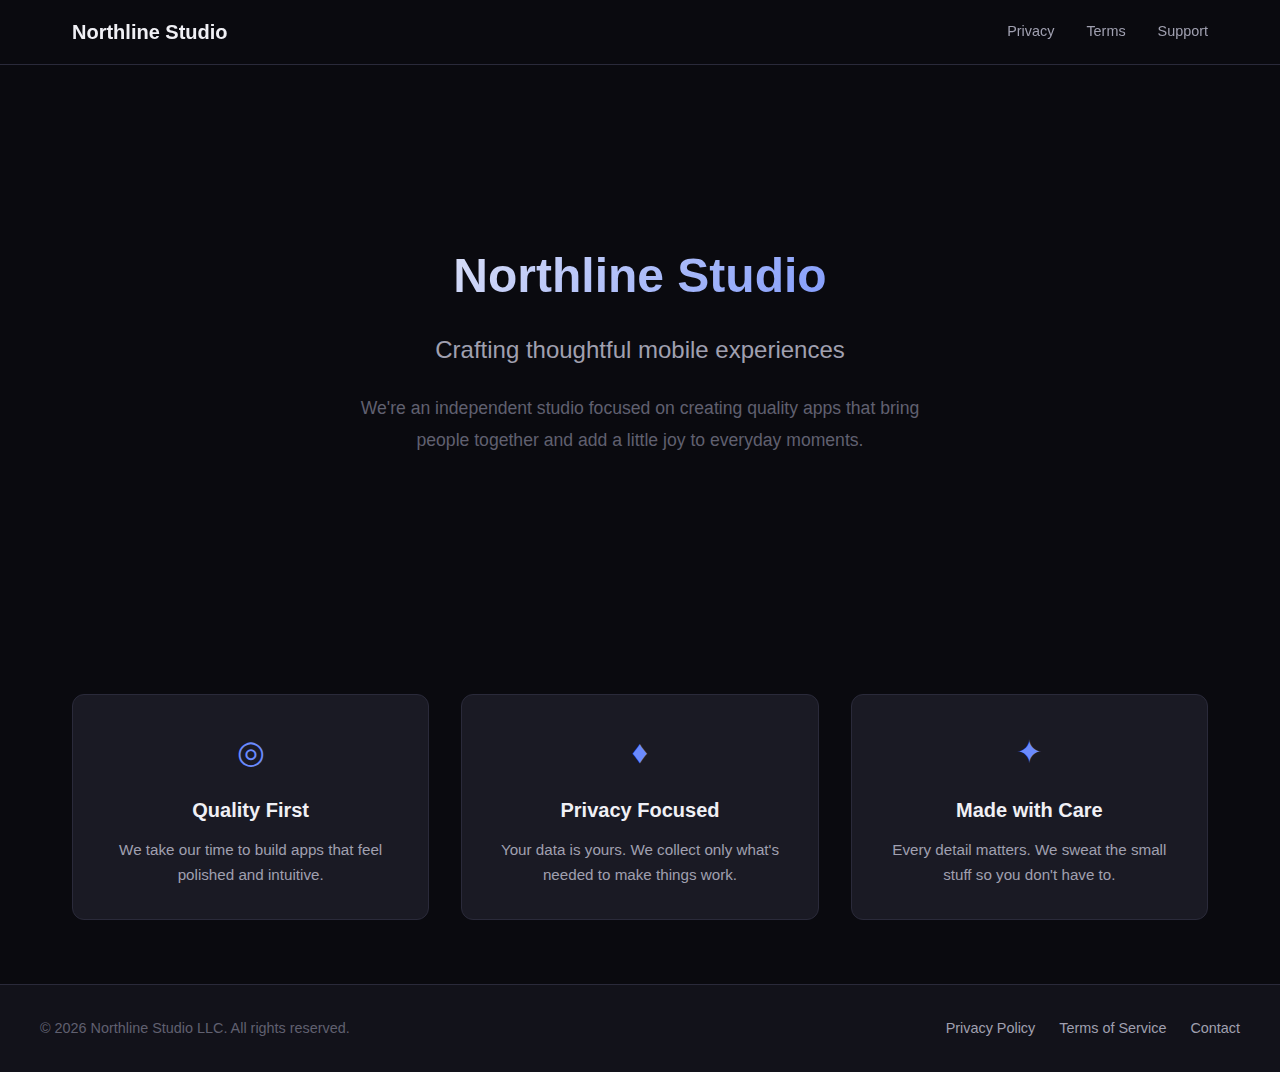
<file: index.html>
<!DOCTYPE html>
<html lang="en">
<head>
  <meta charset="UTF-8">
  <meta name="viewport" content="width=device-width, initial-scale=1.0">
  <title>Northline Studio LLC</title>
  <meta name="description" content="Northline Studio LLC - Mobile app development studio creating thoughtful digital experiences.">
  <link rel="stylesheet" href="styles.css">
  <link rel="icon" type="image/svg+xml" href="favicon.svg">
</head>
<body>
  <nav class="nav">
    <div class="nav-container">
      <a href="index.html" class="logo">Northline Studio</a>
      <div class="nav-links">
        <a href="privacy-policy.html">Privacy</a>
        <a href="terms.html">Terms</a>
        <a href="support.html">Support</a>
      </div>
    </div>
  </nav>

  <main class="hero">
    <div class="hero-content">
      <h1>Northline Studio</h1>
      <p class="tagline">Crafting thoughtful mobile experiences</p>
      <p class="description">
        We're an independent studio focused on creating quality apps
        that bring people together and add a little joy to everyday moments.
      </p>
    </div>
  </main>

  <section class="features">
    <div class="feature">
      <div class="feature-icon">&#9678;</div>
      <h3>Quality First</h3>
      <p>We take our time to build apps that feel polished and intuitive.</p>
    </div>
    <div class="feature">
      <div class="feature-icon">&#9830;</div>
      <h3>Privacy Focused</h3>
      <p>Your data is yours. We collect only what's needed to make things work.</p>
    </div>
    <div class="feature">
      <div class="feature-icon">&#10022;</div>
      <h3>Made with Care</h3>
      <p>Every detail matters. We sweat the small stuff so you don't have to.</p>
    </div>
  </section>

  <footer class="footer">
    <div class="footer-content">
      <p>&copy; 2026 Northline Studio LLC. All rights reserved.</p>
      <div class="footer-links">
        <a href="privacy-policy.html">Privacy Policy</a>
        <a href="terms.html">Terms of Service</a>
        <a href="support.html">Contact</a>
      </div>
    </div>
  </footer>
</body>
</html>
</file>
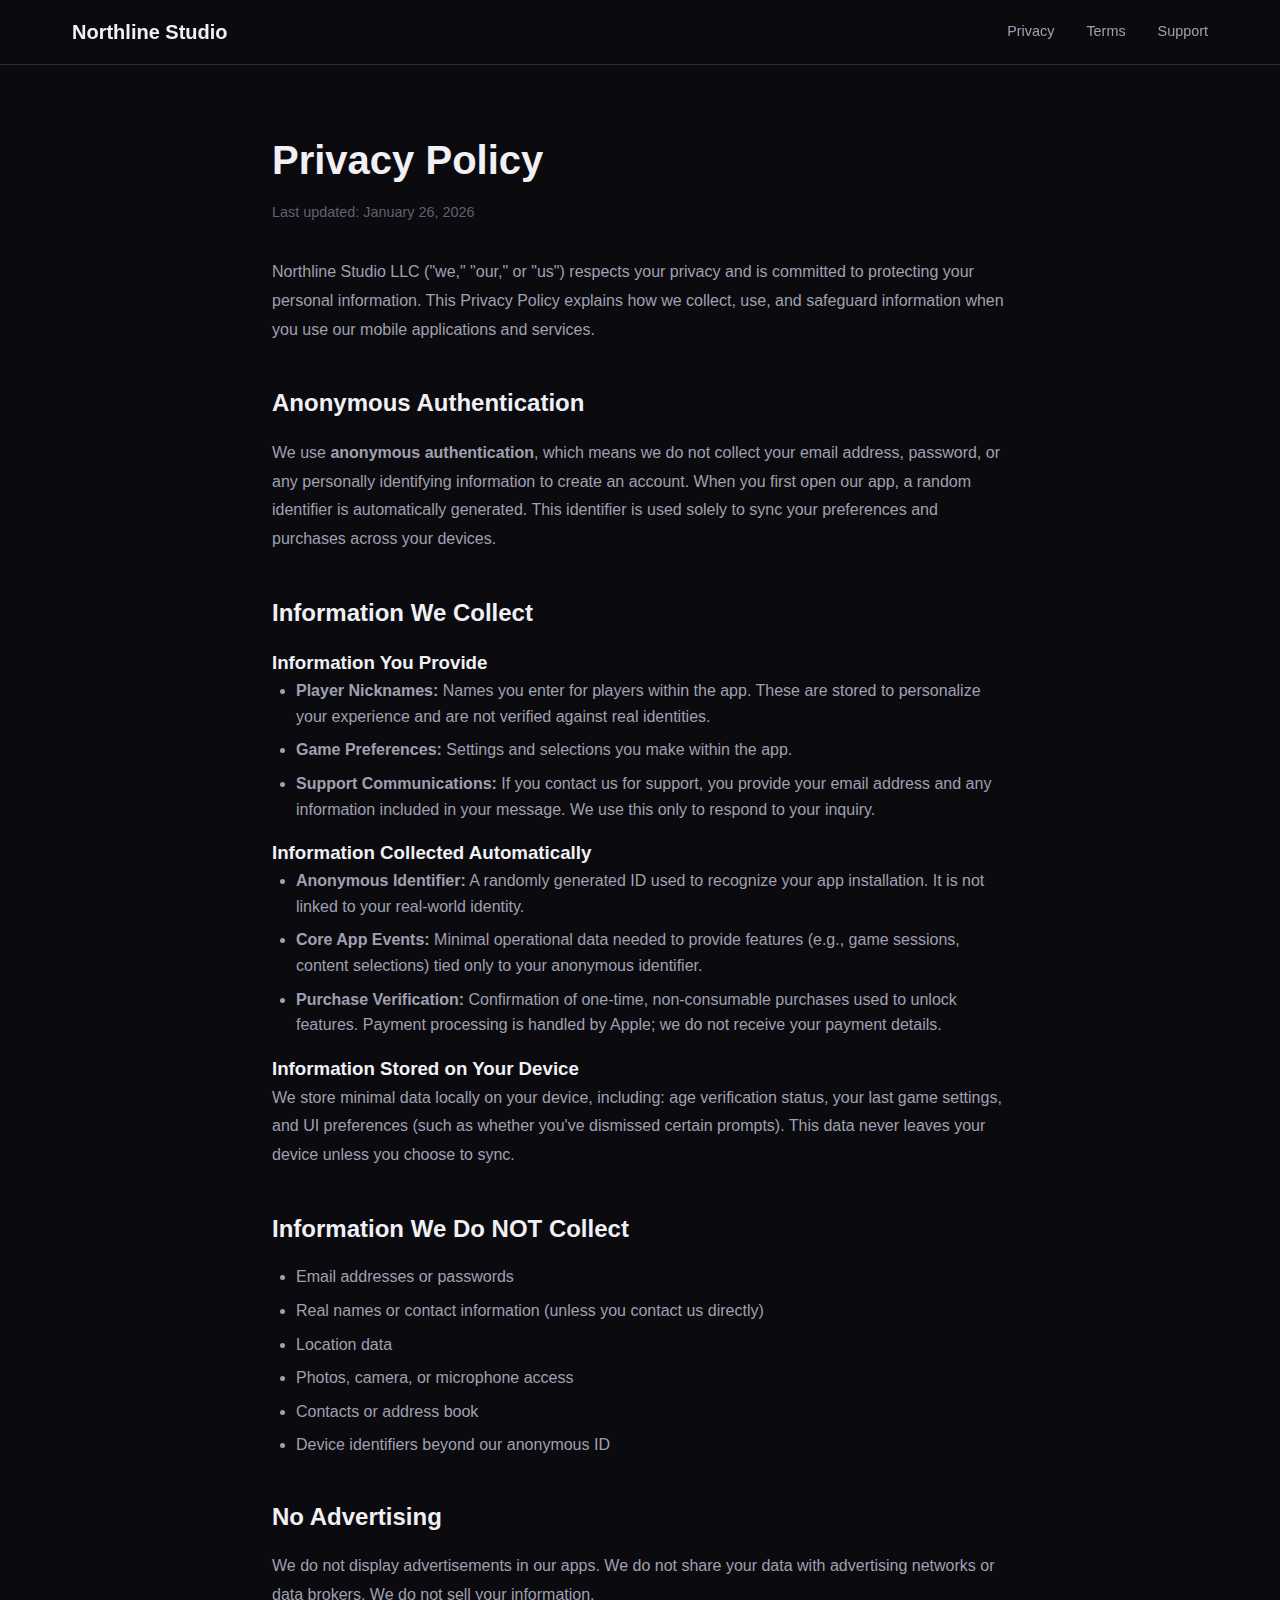
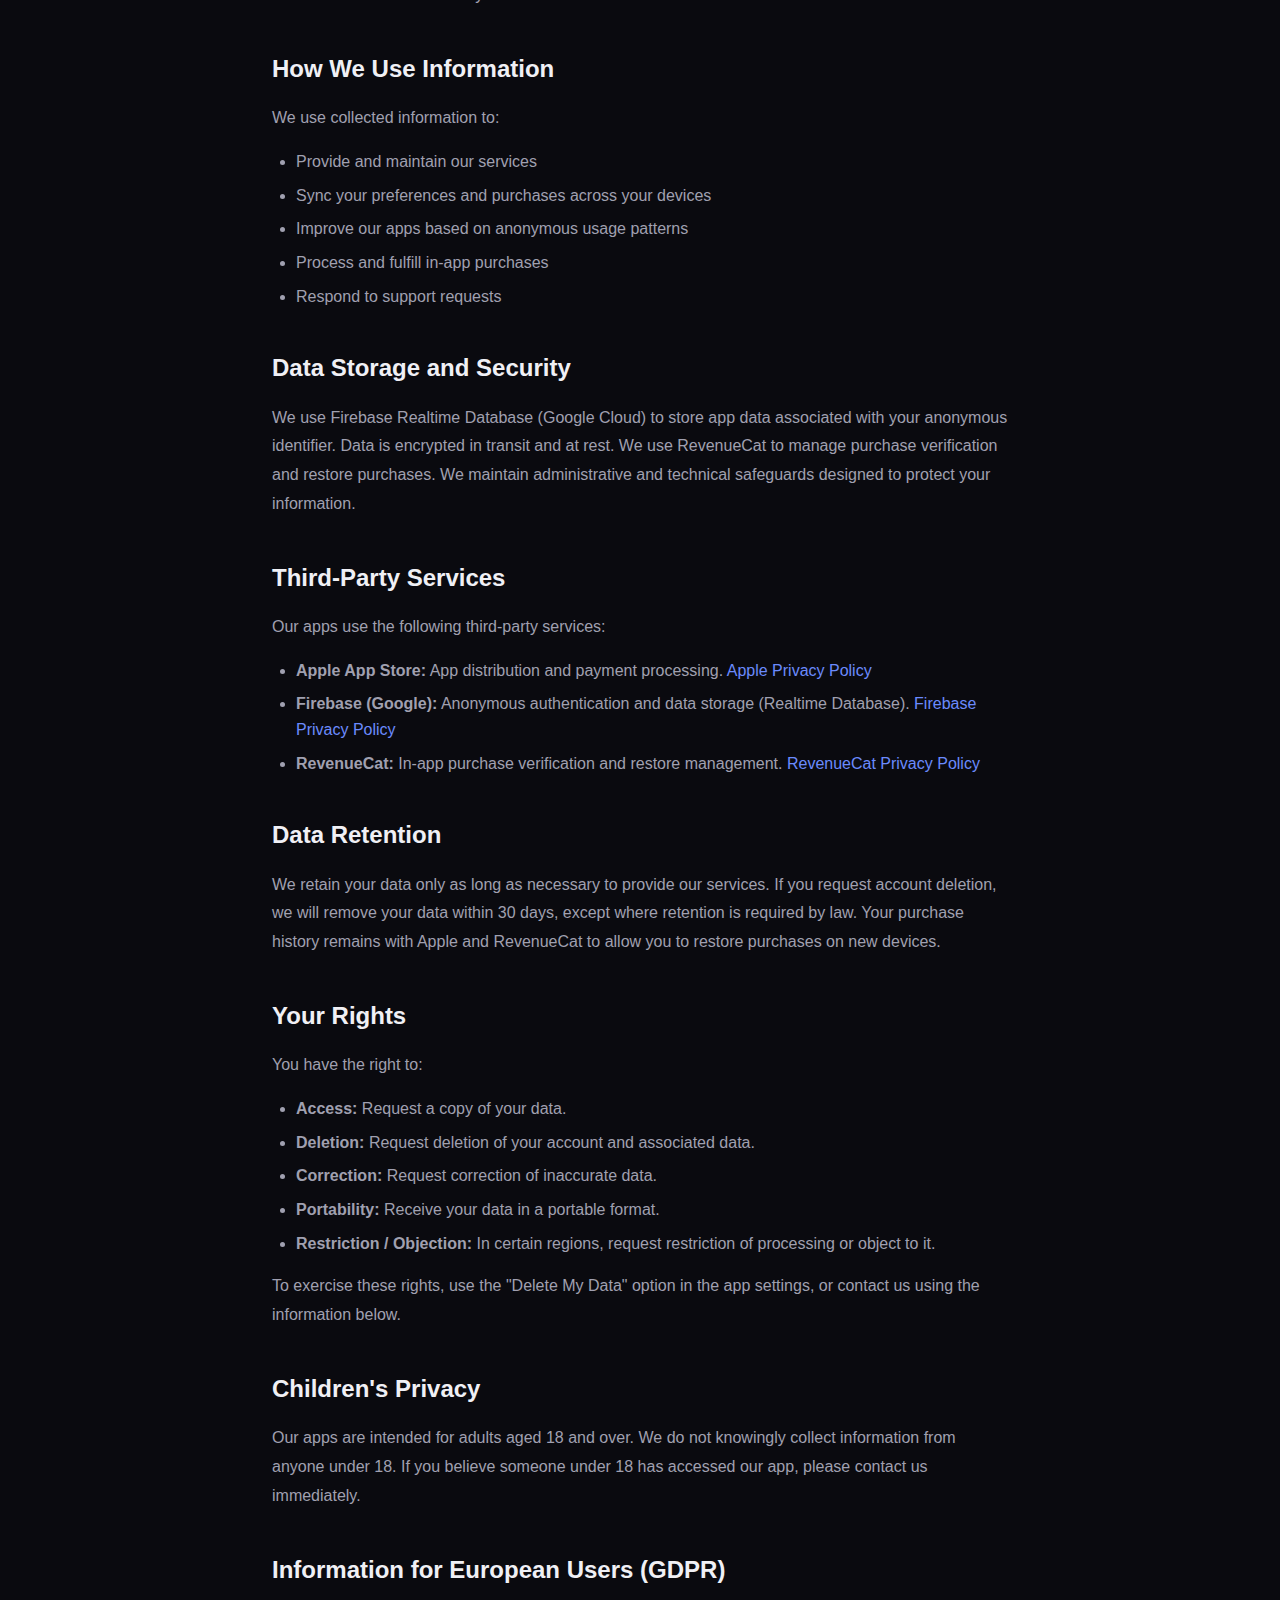
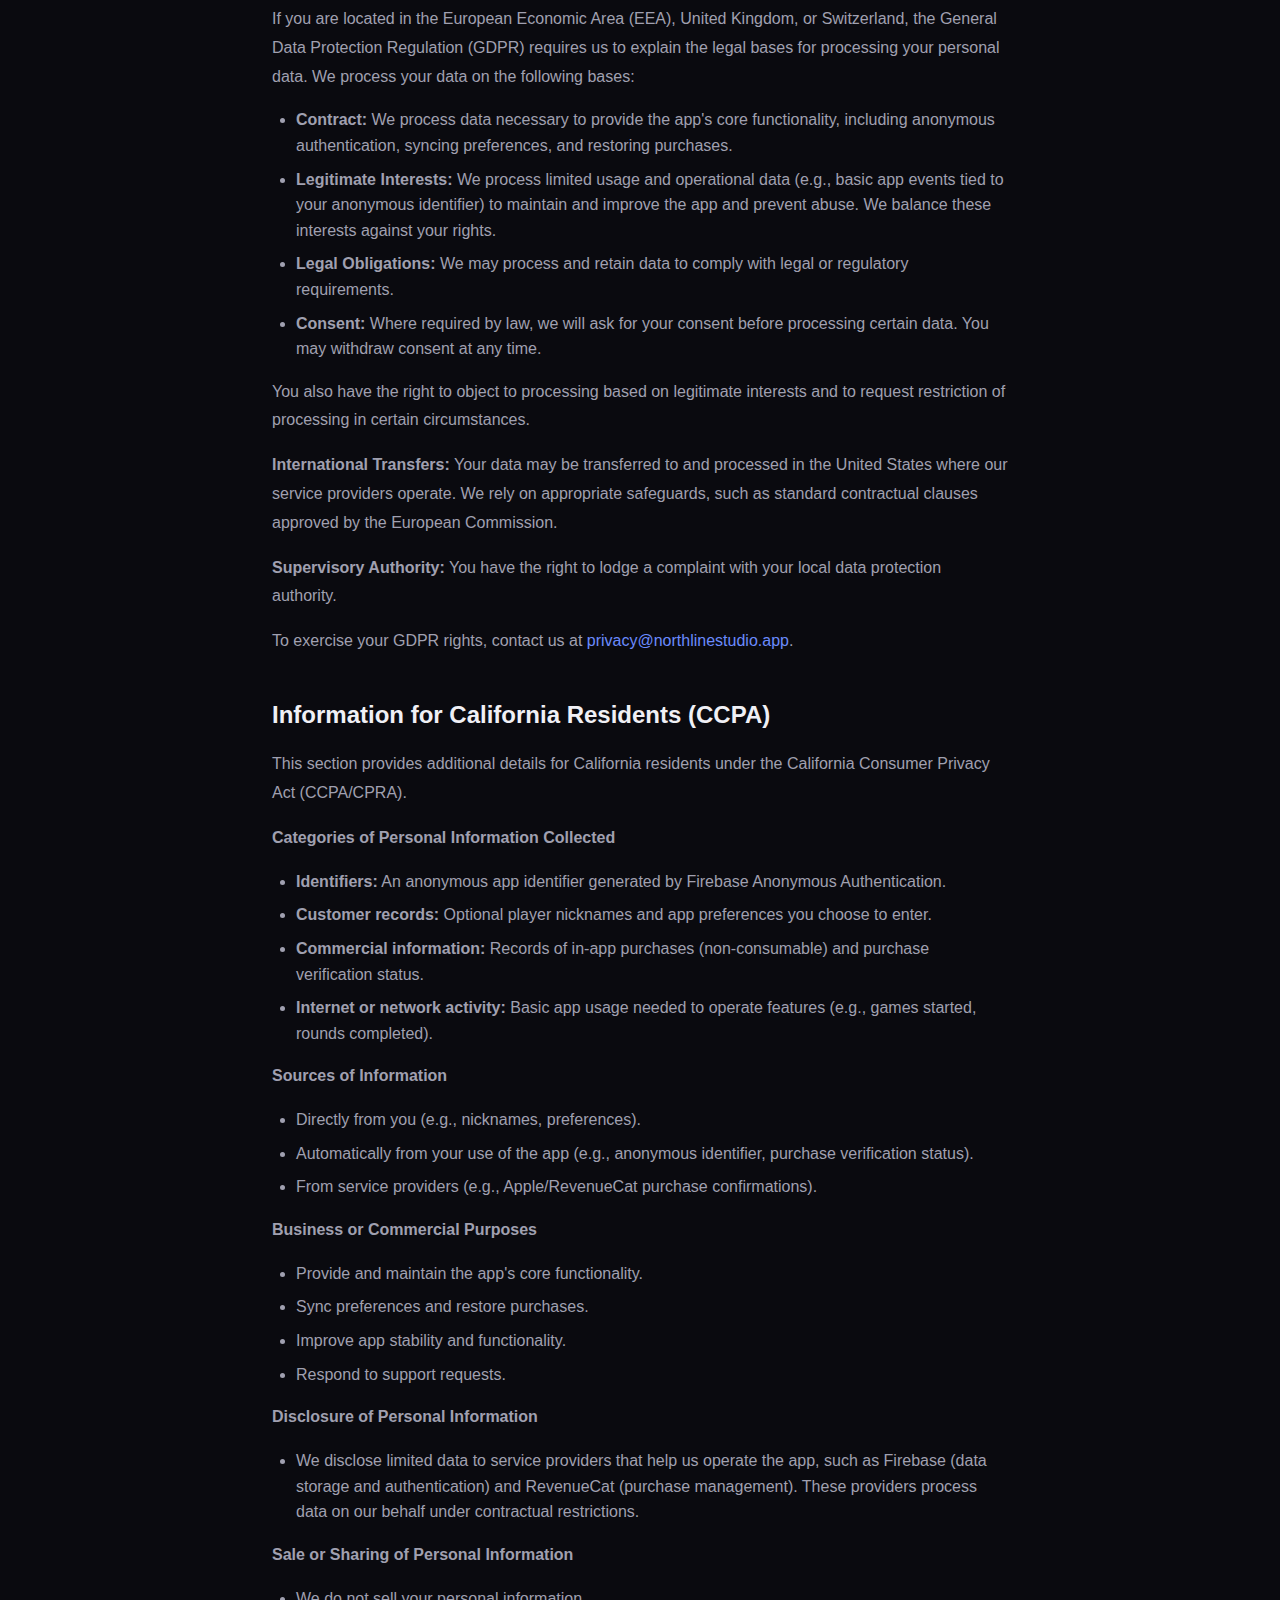
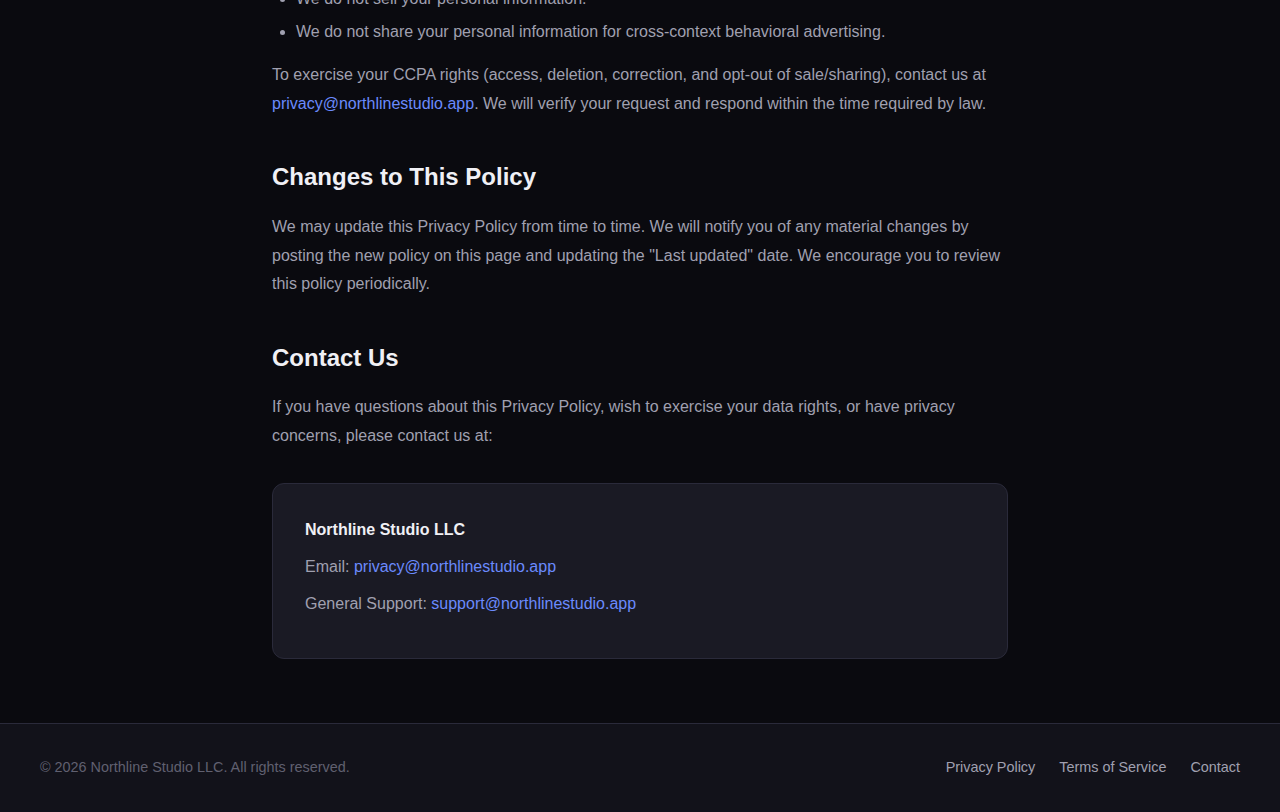
<file: privacy-policy.html>
<!DOCTYPE html>
<html lang="en">
<head>
  <meta charset="UTF-8">
  <meta name="viewport" content="width=device-width, initial-scale=1.0">
  <title>Privacy Policy - Northline Studio LLC</title>
  <meta name="description" content="Privacy Policy for Northline Studio LLC apps and services.">
  <link rel="stylesheet" href="styles.css">
  <link rel="icon" type="image/svg+xml" href="favicon.svg">
</head>
<body>
  <nav class="nav">
    <div class="nav-container">
      <a href="index.html" class="logo">Northline Studio</a>
      <div class="nav-links">
        <a href="privacy-policy.html">Privacy</a>
        <a href="terms.html">Terms</a>
        <a href="support.html">Support</a>
      </div>
    </div>
  </nav>

  <main class="page">
    <h1>Privacy Policy</h1>
    <p class="updated">Last updated: January 26, 2026</p>

    <p>
      Northline Studio LLC ("we," "our," or "us") respects your privacy and is committed
      to protecting your personal information. This Privacy Policy explains how we collect,
      use, and safeguard information when you use our mobile applications and services.
    </p>

    <h2>Anonymous Authentication</h2>
    <p>
      We use <strong>anonymous authentication</strong>, which means we do not collect your
      email address, password, or any personally identifying information to create an account.
      When you first open our app, a random identifier is automatically generated. This
      identifier is used solely to sync your preferences and purchases across your devices.
    </p>

    <h2>Information We Collect</h2>

    <h3>Information You Provide</h3>
    <ul>
      <li><strong>Player Nicknames:</strong> Names you enter for players within the app.
        These are stored to personalize your experience and are not verified against
        real identities.</li>
      <li><strong>Game Preferences:</strong> Settings and selections you make within the app.</li>
      <li><strong>Support Communications:</strong> If you contact us for support, you provide
        your email address and any information included in your message. We use this only
        to respond to your inquiry.</li>
    </ul>

    <h3>Information Collected Automatically</h3>
    <ul>
      <li><strong>Anonymous Identifier:</strong> A randomly generated ID used to recognize your app installation.
        It is not linked to your real-world identity.</li>
      <li><strong>Core App Events:</strong> Minimal operational data needed to provide features (e.g., game sessions,
        content selections) tied only to your anonymous identifier.</li>
      <li><strong>Purchase Verification:</strong> Confirmation of one-time, non-consumable purchases used to unlock features.
        Payment processing is handled by Apple; we do not receive your payment details.</li>
    </ul>

    <h3>Information Stored on Your Device</h3>
    <p>
      We store minimal data locally on your device, including: age verification status,
      your last game settings, and UI preferences (such as whether you've dismissed
      certain prompts). This data never leaves your device unless you choose to sync.
    </p>

    <h2>Information We Do NOT Collect</h2>
    <ul>
      <li>Email addresses or passwords</li>
      <li>Real names or contact information (unless you contact us directly)</li>
      <li>Location data</li>
      <li>Photos, camera, or microphone access</li>
      <li>Contacts or address book</li>
      <li>Device identifiers beyond our anonymous ID</li>
    </ul>

    <h2>No Advertising</h2>
    <p>
      We do not display advertisements in our apps. We do not share your data with
      advertising networks or data brokers. We do not sell your information.
    </p>

    <h2>How We Use Information</h2>
    <p>We use collected information to:</p>
    <ul>
      <li>Provide and maintain our services</li>
      <li>Sync your preferences and purchases across your devices</li>
      <li>Improve our apps based on anonymous usage patterns</li>
      <li>Process and fulfill in-app purchases</li>
      <li>Respond to support requests</li>
    </ul>

    <h2>Data Storage and Security</h2>
    <p>
      We use Firebase Realtime Database (Google Cloud) to store app data associated with your
      anonymous identifier. Data is encrypted in transit and at rest. We use RevenueCat to
      manage purchase verification and restore purchases. We maintain administrative and
      technical safeguards designed to protect your information.
    </p>

    <h2>Third-Party Services</h2>
    <p>Our apps use the following third-party services:</p>
    <ul>
      <li><strong>Apple App Store:</strong> App distribution and payment processing.
        <a href="https://www.apple.com/legal/privacy/" target="_blank" rel="noopener">Apple Privacy Policy</a></li>
      <li><strong>Firebase (Google):</strong> Anonymous authentication and data storage (Realtime Database).
        <a href="https://firebase.google.com/support/privacy" target="_blank" rel="noopener">Firebase Privacy Policy</a></li>
      <li><strong>RevenueCat:</strong> In-app purchase verification and restore management.
        <a href="https://www.revenuecat.com/privacy" target="_blank" rel="noopener">RevenueCat Privacy Policy</a></li>
    </ul>

    <h2>Data Retention</h2>
    <p>
      We retain your data only as long as necessary to provide our services. If you
      request account deletion, we will remove your data within 30 days, except where
      retention is required by law. Your purchase history remains with Apple and RevenueCat
      to allow you to restore purchases on new devices.
    </p>

    <h2>Your Rights</h2>
    <p>You have the right to:</p>
    <ul>
      <li><strong>Access:</strong> Request a copy of your data.</li>
      <li><strong>Deletion:</strong> Request deletion of your account and associated data.</li>
      <li><strong>Correction:</strong> Request correction of inaccurate data.</li>
      <li><strong>Portability:</strong> Receive your data in a portable format.</li>
      <li><strong>Restriction / Objection:</strong> In certain regions, request restriction of processing or object to it.</li>
    </ul>
    <p>
      To exercise these rights, use the "Delete My Data" option in the app settings, or
      contact us using the information below.
    </p>

    <h2>Children's Privacy</h2>
    <p>
      Our apps are intended for adults aged 18 and over. We do not knowingly collect
      information from anyone under 18. If you believe someone under 18 has accessed
      our app, please contact us immediately.
    </p>

    <h2>Information for European Users (GDPR)</h2>
    <p>
      If you are located in the European Economic Area (EEA), United Kingdom, or Switzerland,
      the General Data Protection Regulation (GDPR) requires us to explain the legal bases
      for processing your personal data. We process your data on the following bases:
    </p>
    <ul>
      <li><strong>Contract:</strong> We process data necessary to provide the app's core functionality,
        including anonymous authentication, syncing preferences, and restoring purchases.</li>
      <li><strong>Legitimate Interests:</strong> We process limited usage and operational data
        (e.g., basic app events tied to your anonymous identifier) to maintain and improve
        the app and prevent abuse. We balance these interests against your rights.</li>
      <li><strong>Legal Obligations:</strong> We may process and retain data to comply with
        legal or regulatory requirements.</li>
      <li><strong>Consent:</strong> Where required by law, we will ask for your consent before
        processing certain data. You may withdraw consent at any time.</li>
    </ul>
    <p>
      You also have the right to object to processing based on legitimate interests and to
      request restriction of processing in certain circumstances.
    </p>
    <p>
      <strong>International Transfers:</strong> Your data may be transferred to and processed
      in the United States where our service providers operate. We rely on appropriate safeguards,
      such as standard contractual clauses approved by the European Commission.
    </p>
    <p>
      <strong>Supervisory Authority:</strong> You have the right to lodge a complaint with your
      local data protection authority.
    </p>
    <p>
      To exercise your GDPR rights, contact us at
      <a href="mailto:privacy@northlinestudio.app">privacy@northlinestudio.app</a>.
    </p>

    <h2>Information for California Residents (CCPA)</h2>
    <p>
      This section provides additional details for California residents under the California
      Consumer Privacy Act (CCPA/CPRA).
    </p>
    <p><strong>Categories of Personal Information Collected</strong></p>
    <ul>
      <li><strong>Identifiers:</strong> An anonymous app identifier generated by Firebase Anonymous Authentication.</li>
      <li><strong>Customer records:</strong> Optional player nicknames and app preferences you choose to enter.</li>
      <li><strong>Commercial information:</strong> Records of in-app purchases (non-consumable) and purchase verification status.</li>
      <li><strong>Internet or network activity:</strong> Basic app usage needed to operate features (e.g., games started, rounds completed).</li>
    </ul>

    <p><strong>Sources of Information</strong></p>
    <ul>
      <li>Directly from you (e.g., nicknames, preferences).</li>
      <li>Automatically from your use of the app (e.g., anonymous identifier, purchase verification status).</li>
      <li>From service providers (e.g., Apple/RevenueCat purchase confirmations).</li>
    </ul>

    <p><strong>Business or Commercial Purposes</strong></p>
    <ul>
      <li>Provide and maintain the app's core functionality.</li>
      <li>Sync preferences and restore purchases.</li>
      <li>Improve app stability and functionality.</li>
      <li>Respond to support requests.</li>
    </ul>

    <p><strong>Disclosure of Personal Information</strong></p>
    <ul>
      <li>We disclose limited data to service providers that help us operate the app, such as
        Firebase (data storage and authentication) and RevenueCat (purchase management).
        These providers process data on our behalf under contractual restrictions.</li>
    </ul>

    <p><strong>Sale or Sharing of Personal Information</strong></p>
    <ul>
      <li>We do not sell your personal information.</li>
      <li>We do not share your personal information for cross-context behavioral advertising.</li>
    </ul>

    <p>
      To exercise your CCPA rights (access, deletion, correction, and opt-out of sale/sharing),
      contact us at <a href="mailto:privacy@northlinestudio.app">privacy@northlinestudio.app</a>.
      We will verify your request and respond within the time required by law.
    </p>

    <h2>Changes to This Policy</h2>
    <p>
      We may update this Privacy Policy from time to time. We will notify you of any
      material changes by posting the new policy on this page and updating the
      "Last updated" date. We encourage you to review this policy periodically.
    </p>

    <h2>Contact Us</h2>
    <p>
      If you have questions about this Privacy Policy, wish to exercise your data rights,
      or have privacy concerns, please contact us at:
    </p>
    <div class="contact-info">
      <p><strong>Northline Studio LLC</strong></p>
      <p>Email: <a href="mailto:privacy@northlinestudio.app">privacy@northlinestudio.app</a></p>
      <p>General Support: <a href="mailto:support@northlinestudio.app">support@northlinestudio.app</a></p>
    </div>
  </main>

  <footer class="footer">
    <div class="footer-content">
      <p>&copy; 2026 Northline Studio LLC. All rights reserved.</p>
      <div class="footer-links">
        <a href="privacy-policy.html">Privacy Policy</a>
        <a href="terms.html">Terms of Service</a>
        <a href="support.html">Contact</a>
      </div>
    </div>
  </footer>
</body>
</html>
</file>
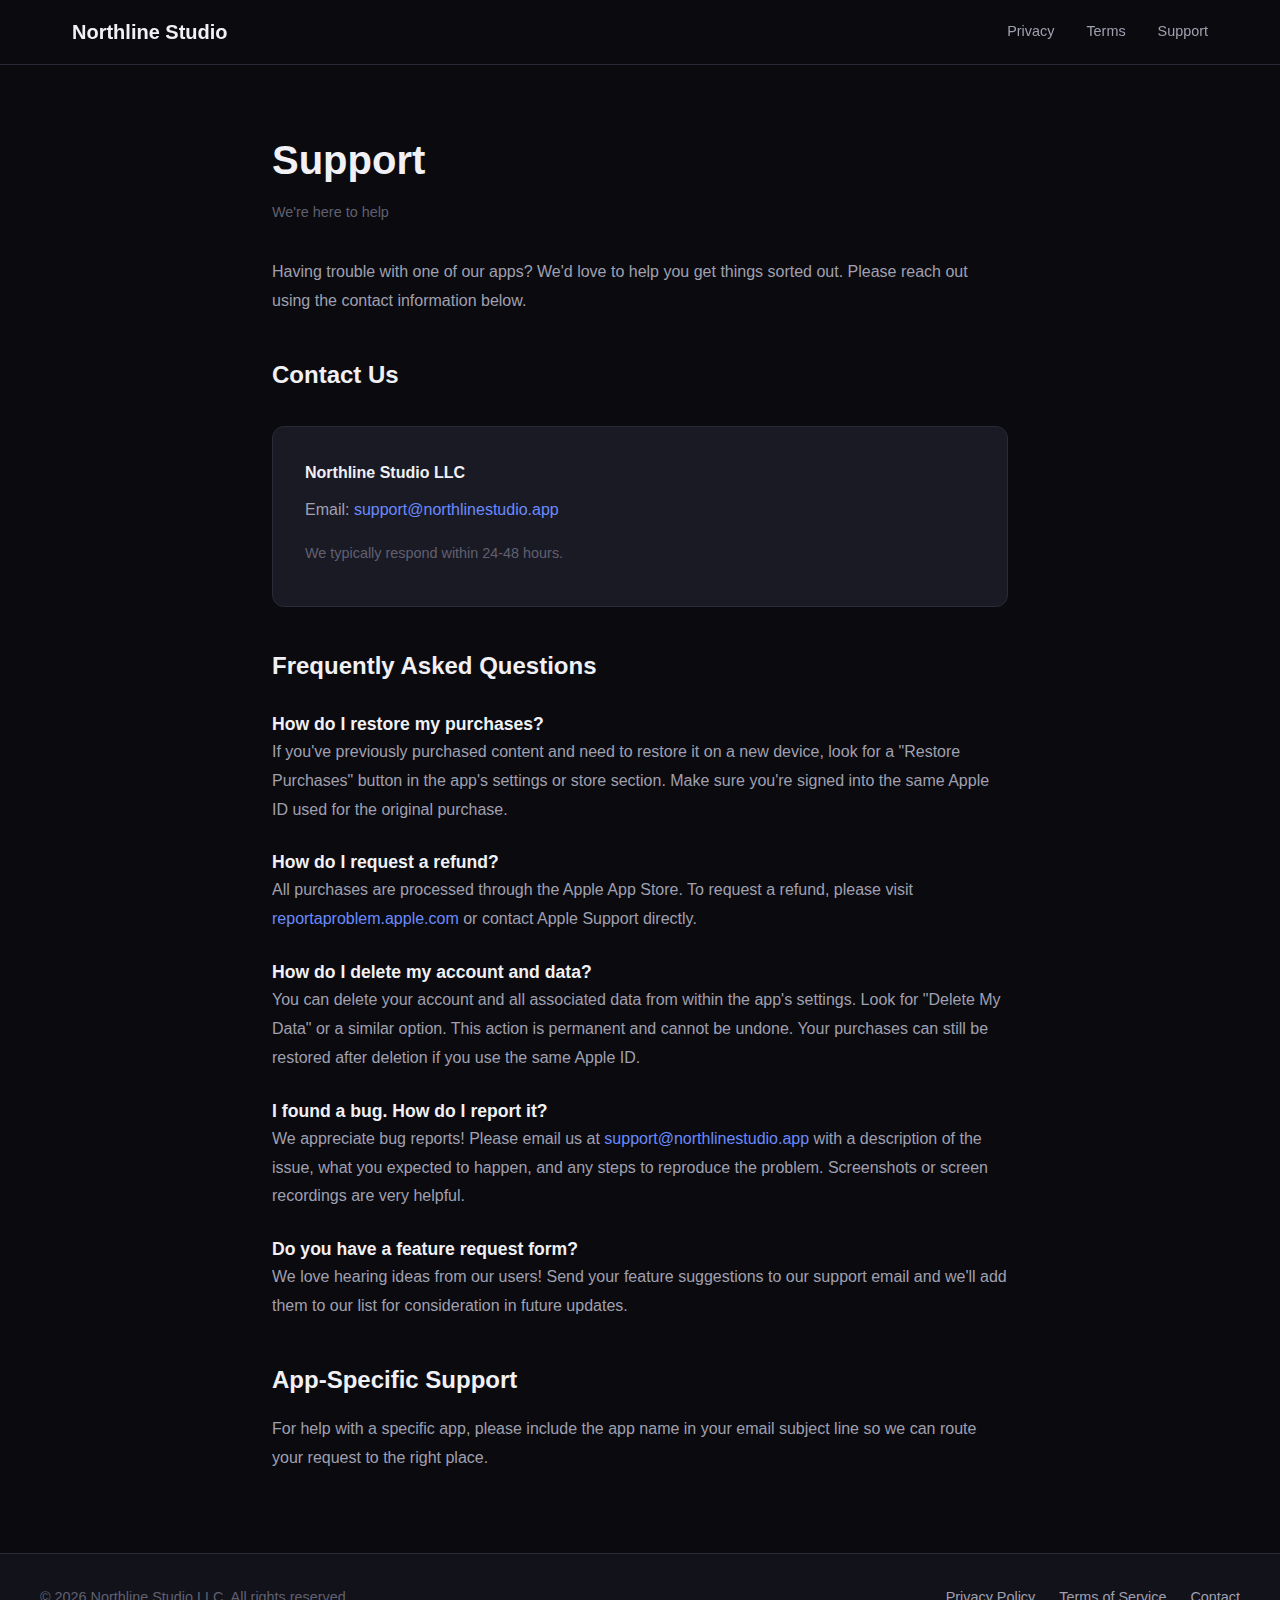
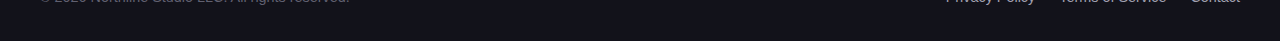
<file: support.html>
<!DOCTYPE html>
<html lang="en">
<head>
  <meta charset="UTF-8">
  <meta name="viewport" content="width=device-width, initial-scale=1.0">
  <title>Support - Northline Studio LLC</title>
  <meta name="description" content="Get support for Northline Studio LLC apps.">
  <link rel="stylesheet" href="styles.css">
  <link rel="icon" type="image/svg+xml" href="favicon.svg">
</head>
<body>
  <nav class="nav">
    <div class="nav-container">
      <a href="index.html" class="logo">Northline Studio</a>
      <div class="nav-links">
        <a href="privacy-policy.html">Privacy</a>
        <a href="terms.html">Terms</a>
        <a href="support.html">Support</a>
      </div>
    </div>
  </nav>

  <main class="page">
    <h1>Support</h1>
    <p class="updated">We're here to help</p>

    <p>
      Having trouble with one of our apps? We'd love to help you get things sorted out.
      Please reach out using the contact information below.
    </p>

    <h2>Contact Us</h2>
    <div class="contact-info">
      <p><strong>Northline Studio LLC</strong></p>
      <p>Email: <a href="mailto:support@northlinestudio.app">support@northlinestudio.app</a></p>
      <p style="margin-top: 1rem; color: var(--text-muted); font-size: 0.9rem;">
        We typically respond within 24-48 hours.
      </p>
    </div>

    <h2>Frequently Asked Questions</h2>

    <h3 style="margin-top: 1.5rem; font-size: 1.1rem;">How do I restore my purchases?</h3>
    <p>
      If you've previously purchased content and need to restore it on a new device,
      look for a "Restore Purchases" button in the app's settings or store section.
      Make sure you're signed into the same Apple ID used for the original purchase.
    </p>

    <h3 style="margin-top: 1.5rem; font-size: 1.1rem;">How do I request a refund?</h3>
    <p>
      All purchases are processed through the Apple App Store. To request a refund,
      please visit <a href="https://reportaproblem.apple.com" target="_blank" rel="noopener">reportaproblem.apple.com</a>
      or contact Apple Support directly.
    </p>

    <h3 style="margin-top: 1.5rem; font-size: 1.1rem;">How do I delete my account and data?</h3>
    <p>
      You can delete your account and all associated data from within the app's settings.
      Look for "Delete My Data" or a similar option. This action is permanent and cannot
      be undone. Your purchases can still be restored after deletion if you use the same Apple ID.
    </p>

    <h3 style="margin-top: 1.5rem; font-size: 1.1rem;">I found a bug. How do I report it?</h3>
    <p>
      We appreciate bug reports! Please email us at
      <a href="mailto:support@northlinestudio.app">support@northlinestudio.app</a>
      with a description of the issue, what you expected to happen, and any steps
      to reproduce the problem. Screenshots or screen recordings are very helpful.
    </p>

    <h3 style="margin-top: 1.5rem; font-size: 1.1rem;">Do you have a feature request form?</h3>
    <p>
      We love hearing ideas from our users! Send your feature suggestions to our
      support email and we'll add them to our list for consideration in future updates.
    </p>

    <h2>App-Specific Support</h2>
    <p>
      For help with a specific app, please include the app name in your email subject
      line so we can route your request to the right place.
    </p>

  </main>

  <footer class="footer">
    <div class="footer-content">
      <p>&copy; 2026 Northline Studio LLC. All rights reserved.</p>
      <div class="footer-links">
        <a href="privacy-policy.html">Privacy Policy</a>
        <a href="terms.html">Terms of Service</a>
        <a href="support.html">Contact</a>
      </div>
    </div>
  </footer>
</body>
</html>
</file>
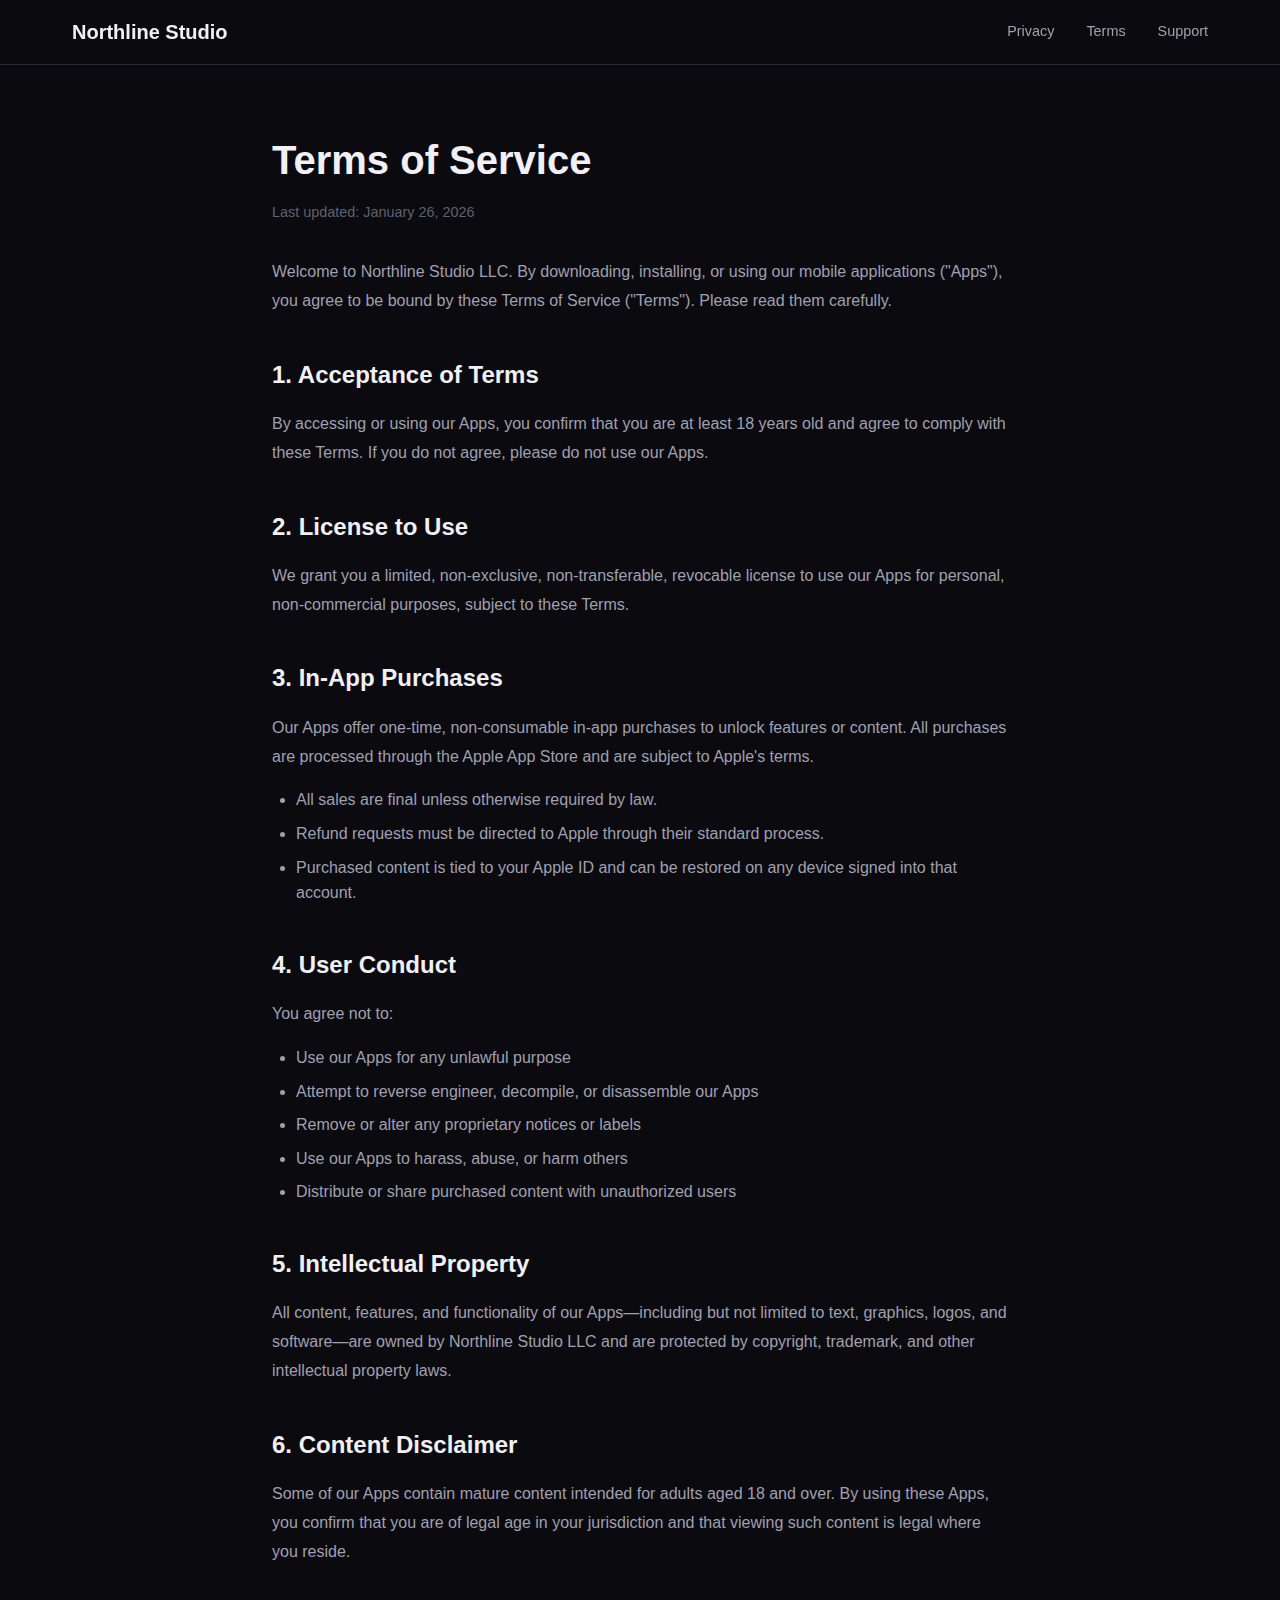
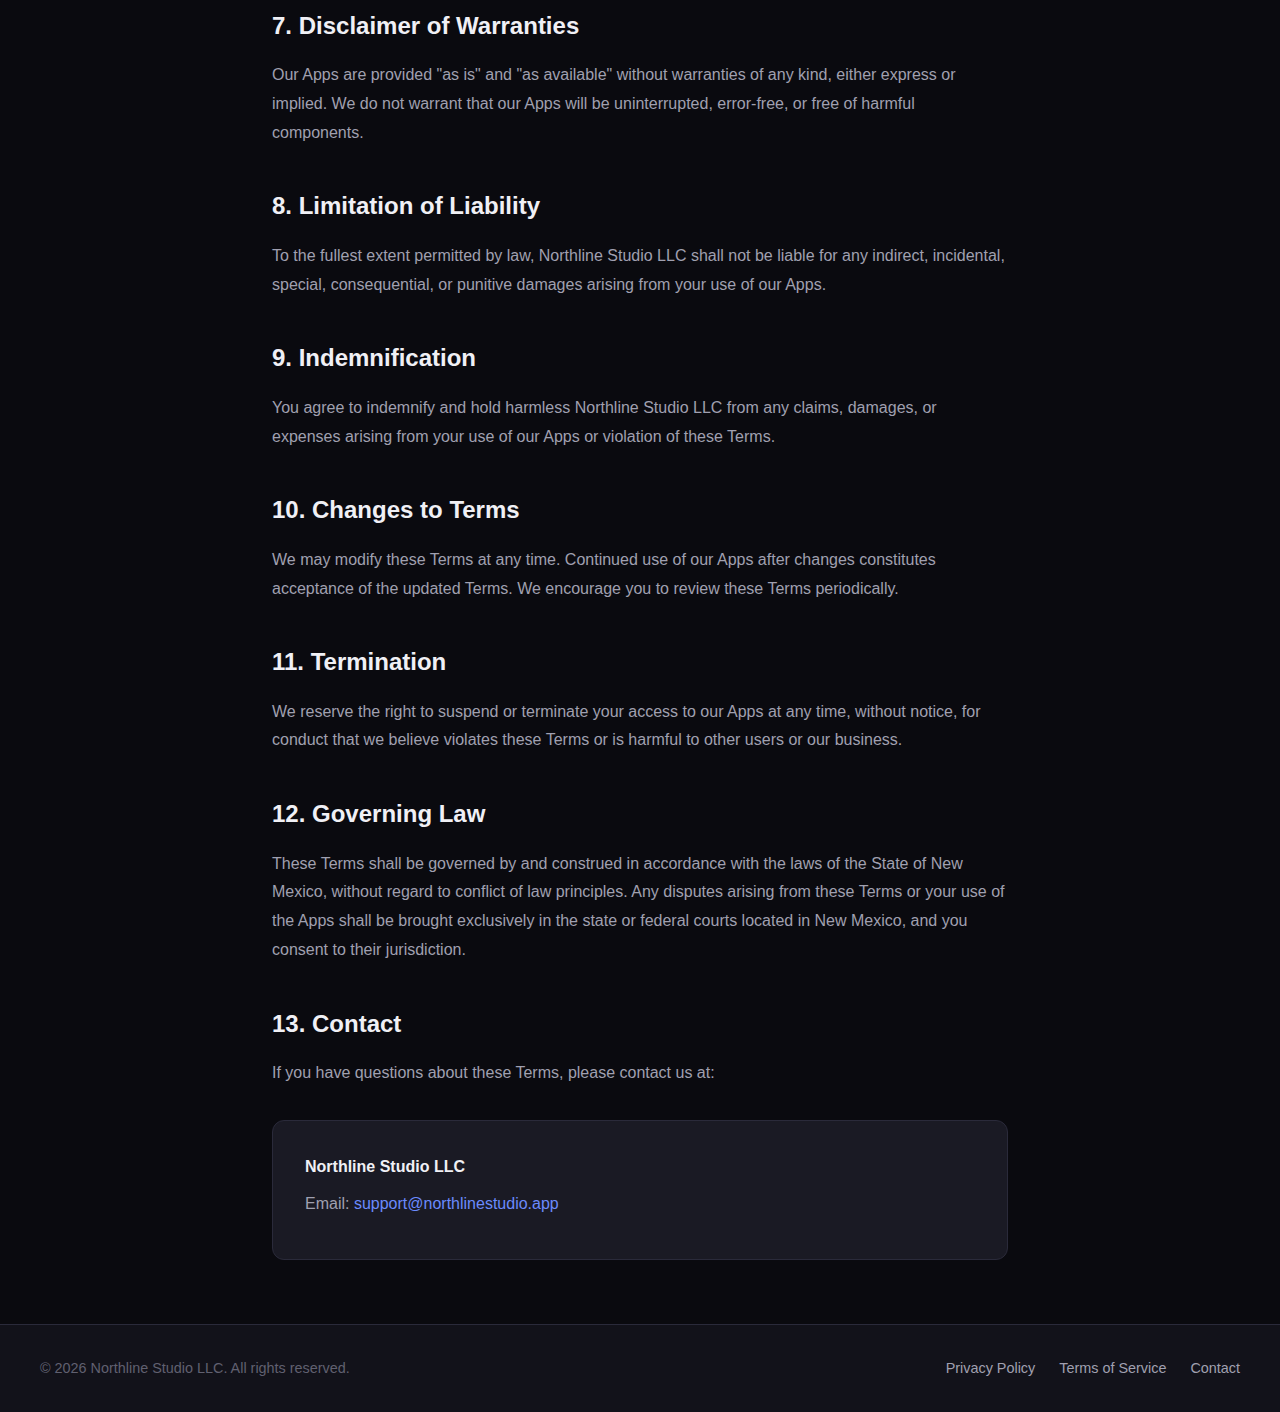
<file: terms.html>
<!DOCTYPE html>
<html lang="en">
<head>
  <meta charset="UTF-8">
  <meta name="viewport" content="width=device-width, initial-scale=1.0">
  <title>Terms of Service - Northline Studio LLC</title>
  <meta name="description" content="Terms of Service for Northline Studio LLC apps and services.">
  <link rel="stylesheet" href="styles.css">
  <link rel="icon" type="image/svg+xml" href="favicon.svg">
</head>
<body>
  <nav class="nav">
    <div class="nav-container">
      <a href="index.html" class="logo">Northline Studio</a>
      <div class="nav-links">
        <a href="privacy-policy.html">Privacy</a>
        <a href="terms.html">Terms</a>
        <a href="support.html">Support</a>
      </div>
    </div>
  </nav>

  <main class="page">
    <h1>Terms of Service</h1>
    <p class="updated">Last updated: January 26, 2026</p>

    <p>
      Welcome to Northline Studio LLC. By downloading, installing, or using our mobile
      applications ("Apps"), you agree to be bound by these Terms of Service ("Terms").
      Please read them carefully.
    </p>

    <h2>1. Acceptance of Terms</h2>
    <p>
      By accessing or using our Apps, you confirm that you are at least 18 years old
      and agree to comply with these Terms. If you do not agree, please do not use our Apps.
    </p>

    <h2>2. License to Use</h2>
    <p>
      We grant you a limited, non-exclusive, non-transferable, revocable license to use
      our Apps for personal, non-commercial purposes, subject to these Terms.
    </p>

    <h2>3. In-App Purchases</h2>
    <p>
      Our Apps offer one-time, non-consumable in-app purchases to unlock features or content.
      All purchases are processed through the Apple App Store and are subject to Apple's terms.
    </p>
    <ul>
      <li>All sales are final unless otherwise required by law.</li>
      <li>Refund requests must be directed to Apple through their standard process.</li>
      <li>Purchased content is tied to your Apple ID and can be restored on any device
        signed into that account.</li>
    </ul>

    <h2>4. User Conduct</h2>
    <p>You agree not to:</p>
    <ul>
      <li>Use our Apps for any unlawful purpose</li>
      <li>Attempt to reverse engineer, decompile, or disassemble our Apps</li>
      <li>Remove or alter any proprietary notices or labels</li>
      <li>Use our Apps to harass, abuse, or harm others</li>
      <li>Distribute or share purchased content with unauthorized users</li>
    </ul>

    <h2>5. Intellectual Property</h2>
    <p>
      All content, features, and functionality of our Apps—including but not limited
      to text, graphics, logos, and software—are owned by Northline Studio LLC and
      are protected by copyright, trademark, and other intellectual property laws.
    </p>

    <h2>6. Content Disclaimer</h2>
    <p>
      Some of our Apps contain mature content intended for adults aged 18 and over.
      By using these Apps, you confirm that you are of legal age in your jurisdiction
      and that viewing such content is legal where you reside.
    </p>

    <h2>7. Disclaimer of Warranties</h2>
    <p>
      Our Apps are provided "as is" and "as available" without warranties of any kind,
      either express or implied. We do not warrant that our Apps will be uninterrupted,
      error-free, or free of harmful components.
    </p>

    <h2>8. Limitation of Liability</h2>
    <p>
      To the fullest extent permitted by law, Northline Studio LLC shall not be liable
      for any indirect, incidental, special, consequential, or punitive damages arising
      from your use of our Apps.
    </p>

    <h2>9. Indemnification</h2>
    <p>
      You agree to indemnify and hold harmless Northline Studio LLC from any claims,
      damages, or expenses arising from your use of our Apps or violation of these Terms.
    </p>

    <h2>10. Changes to Terms</h2>
    <p>
      We may modify these Terms at any time. Continued use of our Apps after changes
      constitutes acceptance of the updated Terms. We encourage you to review these
      Terms periodically.
    </p>

    <h2>11. Termination</h2>
    <p>
      We reserve the right to suspend or terminate your access to our Apps at any time,
      without notice, for conduct that we believe violates these Terms or is harmful
      to other users or our business.
    </p>

    <h2>12. Governing Law</h2>
    <p>
      These Terms shall be governed by and construed in accordance with the laws of the
      State of New Mexico, without regard to conflict of law principles. Any disputes arising
      from these Terms or your use of the Apps shall be brought exclusively in the state
      or federal courts located in New Mexico, and you consent to their jurisdiction.
    </p>

    <h2>13. Contact</h2>
    <p>
      If you have questions about these Terms, please contact us at:
    </p>
    <div class="contact-info">
      <p><strong>Northline Studio LLC</strong></p>
      <p>Email: <a href="mailto:support@northlinestudio.app">support@northlinestudio.app</a></p>
    </div>
  </main>

  <footer class="footer">
    <div class="footer-content">
      <p>&copy; 2026 Northline Studio LLC. All rights reserved.</p>
      <div class="footer-links">
        <a href="privacy-policy.html">Privacy Policy</a>
        <a href="terms.html">Terms of Service</a>
        <a href="support.html">Contact</a>
      </div>
    </div>
  </footer>
</body>
</html>
</file>
<file: styles.css>
/* Northline Studio - Clean, Professional Design */

:root {
  --bg-primary: #0a0a0f;
  --bg-secondary: #12121a;
  --bg-card: #1a1a24;
  --text-primary: #f0f0f5;
  --text-secondary: #a0a0b0;
  --text-muted: #606070;
  --accent: #6b8afd;
  --accent-hover: #8aa4ff;
  --border: #2a2a3a;
}

* {
  margin: 0;
  padding: 0;
  box-sizing: border-box;
}

html {
  scroll-behavior: smooth;
}

body {
  font-family: -apple-system, BlinkMacSystemFont, 'Segoe UI', Roboto, Oxygen, Ubuntu, sans-serif;
  background-color: var(--bg-primary);
  color: var(--text-primary);
  line-height: 1.6;
  min-height: 100vh;
  display: flex;
  flex-direction: column;
}

/* Navigation */
.nav {
  position: fixed;
  top: 0;
  left: 0;
  right: 0;
  background: rgba(10, 10, 15, 0.9);
  backdrop-filter: blur(10px);
  border-bottom: 1px solid var(--border);
  z-index: 100;
}

.nav-container {
  max-width: 1200px;
  margin: 0 auto;
  padding: 1rem 2rem;
  display: flex;
  justify-content: space-between;
  align-items: center;
}

.logo {
  font-size: 1.25rem;
  font-weight: 600;
  color: var(--text-primary);
  text-decoration: none;
}

.nav-links {
  display: flex;
  gap: 2rem;
}

.nav-links a {
  color: var(--text-secondary);
  text-decoration: none;
  font-size: 0.9rem;
  transition: color 0.2s;
}

.nav-links a:hover {
  color: var(--accent);
}

/* Hero Section */
.hero {
  flex: 1;
  display: flex;
  align-items: center;
  justify-content: center;
  padding: 8rem 2rem 4rem;
  min-height: 70vh;
}

.hero-content {
  text-align: center;
  max-width: 600px;
}

.hero h1 {
  font-size: 3rem;
  font-weight: 700;
  margin-bottom: 1rem;
  background: linear-gradient(135deg, var(--text-primary) 0%, var(--accent) 100%);
  -webkit-background-clip: text;
  -webkit-text-fill-color: transparent;
  background-clip: text;
}

.tagline {
  font-size: 1.5rem;
  color: var(--text-secondary);
  margin-bottom: 1.5rem;
}

.description {
  font-size: 1.1rem;
  color: var(--text-muted);
  line-height: 1.8;
}

/* Features Section */
.features {
  display: grid;
  grid-template-columns: repeat(auto-fit, minmax(280px, 1fr));
  gap: 2rem;
  padding: 4rem 2rem;
  max-width: 1200px;
  margin: 0 auto;
}

.feature {
  background: var(--bg-card);
  padding: 2rem;
  border-radius: 12px;
  border: 1px solid var(--border);
  text-align: center;
}

.feature-icon {
  font-size: 2rem;
  color: var(--accent);
  margin-bottom: 1rem;
}

.feature h3 {
  font-size: 1.25rem;
  margin-bottom: 0.75rem;
  color: var(--text-primary);
}

.feature p {
  color: var(--text-secondary);
  font-size: 0.95rem;
}

/* Footer */
.footer {
  background: var(--bg-secondary);
  border-top: 1px solid var(--border);
  padding: 2rem;
  margin-top: auto;
}

.footer-content {
  max-width: 1200px;
  margin: 0 auto;
  display: flex;
  justify-content: space-between;
  align-items: center;
  flex-wrap: wrap;
  gap: 1rem;
}

.footer p {
  color: var(--text-muted);
  font-size: 0.9rem;
}

.footer-links {
  display: flex;
  gap: 1.5rem;
}

.footer-links a {
  color: var(--text-secondary);
  text-decoration: none;
  font-size: 0.9rem;
  transition: color 0.2s;
}

.footer-links a:hover {
  color: var(--accent);
}

/* Page Layouts (Privacy, Terms, Support) */
.page {
  padding: 8rem 2rem 4rem;
  max-width: 800px;
  margin: 0 auto;
}

.page h1 {
  font-size: 2.5rem;
  margin-bottom: 0.5rem;
  color: var(--text-primary);
}

.page .updated {
  color: var(--text-muted);
  font-size: 0.9rem;
  margin-bottom: 2rem;
}

.page h2 {
  font-size: 1.5rem;
  margin-top: 2.5rem;
  margin-bottom: 1rem;
  color: var(--text-primary);
}

.page p {
  color: var(--text-secondary);
  margin-bottom: 1rem;
  line-height: 1.8;
}

.page ul {
  color: var(--text-secondary);
  margin-bottom: 1rem;
  padding-left: 1.5rem;
}

.page li {
  margin-bottom: 0.5rem;
}

.page a {
  color: var(--accent);
  text-decoration: none;
}

.page a:hover {
  text-decoration: underline;
}

/* Contact Form Styles */
.contact-info {
  background: var(--bg-card);
  padding: 2rem;
  border-radius: 12px;
  border: 1px solid var(--border);
  margin-top: 2rem;
}

.contact-info p {
  margin-bottom: 0.5rem;
}

.contact-info strong {
  color: var(--text-primary);
}

/* Responsive */
@media (max-width: 768px) {
  .nav-container {
    padding: 1rem;
  }

  .nav-links {
    gap: 1rem;
  }

  .nav-links a {
    font-size: 0.85rem;
  }

  .hero {
    padding: 6rem 1.5rem 3rem;
    min-height: 60vh;
  }

  .hero h1 {
    font-size: 2rem;
  }

  .tagline {
    font-size: 1.2rem;
  }

  .description {
    font-size: 1rem;
  }

  .features {
    padding: 2rem 1.5rem;
  }

  .footer-content {
    flex-direction: column;
    text-align: center;
  }

  .page {
    padding: 6rem 1.5rem 3rem;
  }

  .page h1 {
    font-size: 2rem;
  }
}
</file>
